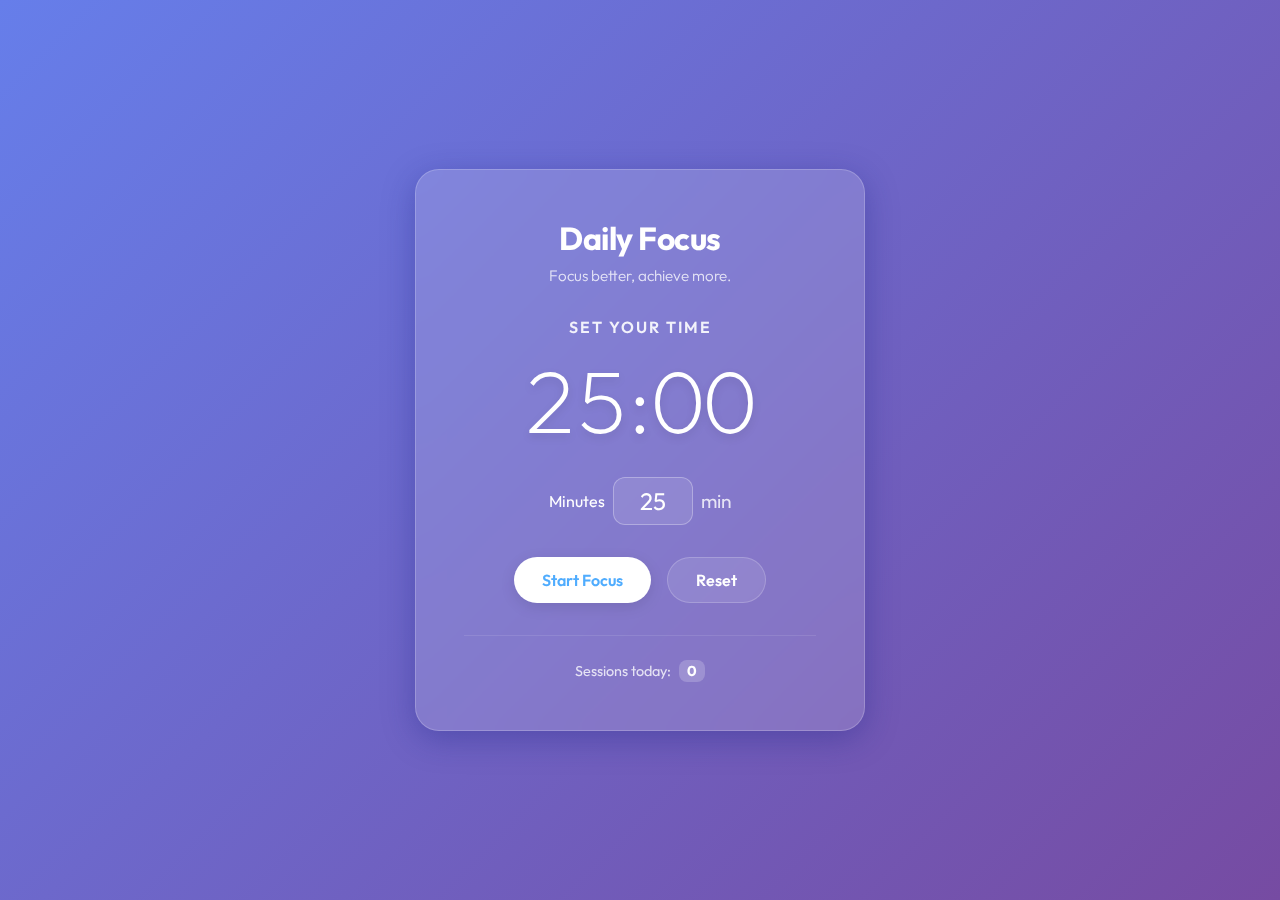
<file: index.html>
<!DOCTYPE html>
<html lang="en">
<head>
    <meta charset="UTF-8">
    <meta name="viewport" content="width=device-width, initial-scale=1.0">
    <!-- Title is important for SEO and browser tabs -->
    <title>Daily Focus Timer</title>
    <meta name="description" content="A simple, aesthetic focus timer to track your daily deep work sessions.">

    <!-- Google Fonts: Outfit for a modern, clean look -->
    <link rel="preconnect" href="https://fonts.googleapis.com">
    <link rel="preconnect" href="https://fonts.gstatic.com" crossorigin>
    <link href="https://fonts.googleapis.com/css2?family=Outfit:wght@300;400;500;700&display=swap" rel="stylesheet">

    <!-- Main Stylesheet -->
    <link rel="stylesheet" href="style.css">
</head>
<body>
    
    <!-- Main Application Wrapper -->
    <div class="app-background">
        <div class="glass-container">
            <header>
                <h1>Daily Focus</h1>
                <p class="subtitle">Focus better, achieve more.</p>
            </header>

            <main>
                <!-- Timer Display Section -->
                <div class="timer-section">
                    <div id="status-message" class="status-message">Set your time</div>
                    <div id="timer-display" class="timer-display">25:00</div>
                </div>

                <!-- Input Section -->
                <div class="input-section" id="input-section">
                    <label for="minutes-input" class="sr-only">Minutes</label>
                    <input type="number" id="minutes-input" value="25" min="1" max="120" aria-label="Minutes to focus">
                    <span class="unit-label">min</span>
                </div>

                <!-- Control Buttons -->
                <div class="controls">
                    <button id="start-btn" class="btn btn-primary">Start Focus</button>
                    <button id="reset-btn" class="btn btn-secondary">Reset</button>
                </div>
            </main>

            <footer>
                <div class="daily-stats">
                    <span>Sessions today:</span>
                    <span id="session-count" class="highlight">0</span>
                </div>
            </footer>
        </div>
    </div>

    <!-- Main Logic -->
    <script src="script.js"></script>
</body>
</html>
</file>
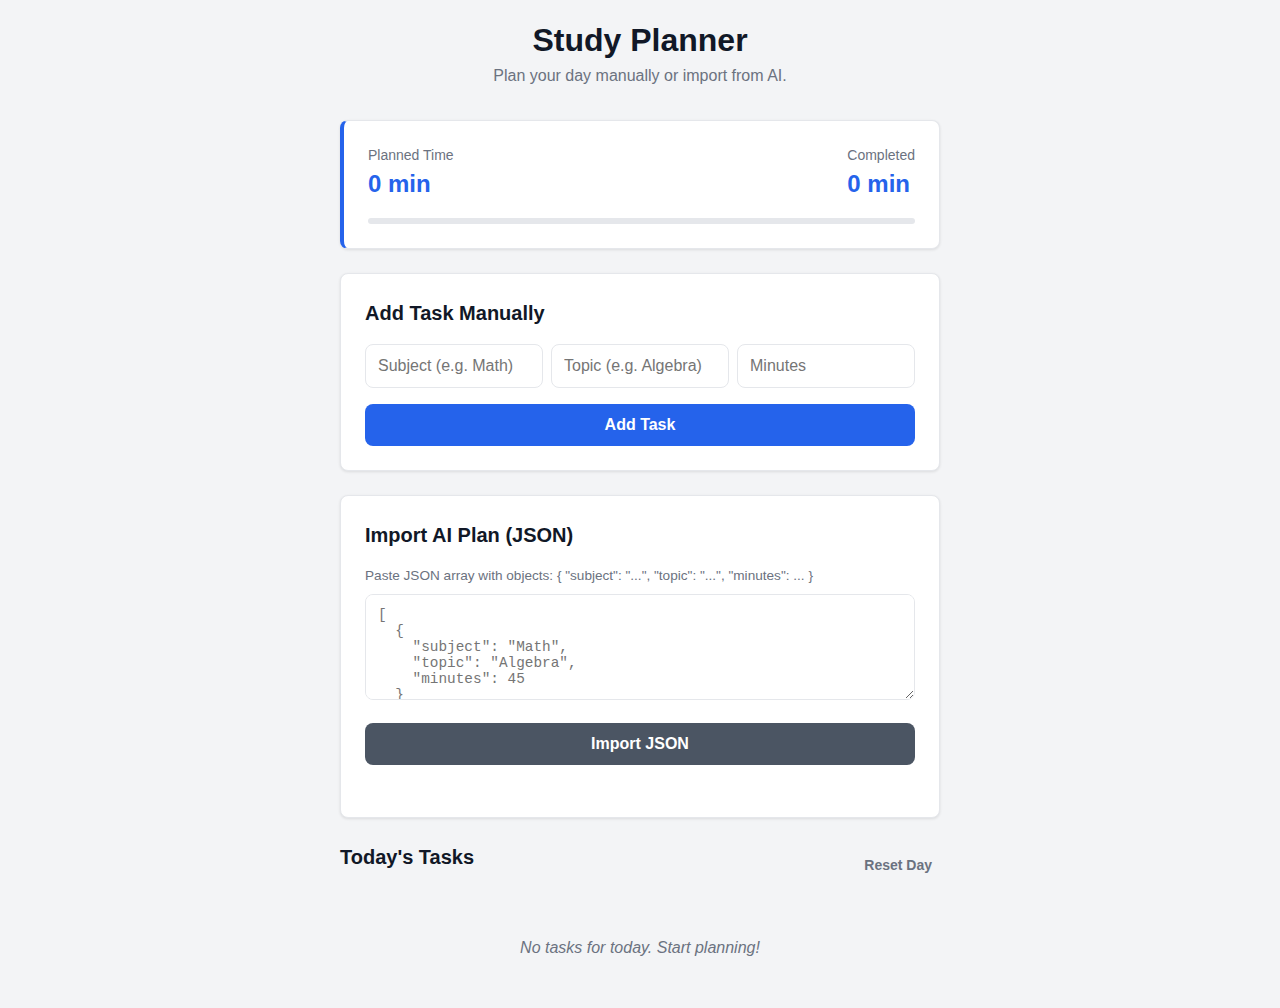
<file: study-planner/index.html>
<!DOCTYPE html>
<html lang="en">

<head>
    <meta charset="UTF-8">
    <meta name="viewport" content="width=device-width, initial-scale=1.0">
    <title>Study Planner with AI Import</title>
    <!-- Main Stylesheet -->
    <link rel="stylesheet" href="style.css">
</head>

<body>

    <div class="container">
        <!-- Header Section -->
        <header>
            <h1>Study Planner</h1>
            <p>Plan your day manually or import from AI.</p>
        </header>

        <!-- Stats Section -->
        <section class="stats-card">
            <div class="stat-item">
                <span class="stat-label">Planned Time</span>
                <span class="stat-value" id="stats-total">0 min</span>
            </div>
            <div class="stat-item">
                <span class="stat-label">Completed</span>
                <span class="stat-value" id="stats-completed">0 min</span>
            </div>
            <div class="progress-bar-container">
                <div class="progress-bar" id="progress-bar"></div>
            </div>
        </section>

        <!-- Manual Entry Section -->
        <section class="card">
            <h2>Add Task Manually</h2>
            <div class="input-group">
                <input type="text" id="subject-input" placeholder="Subject (e.g. Math)">
                <input type="text" id="topic-input" placeholder="Topic (e.g. Algebra)">
                <input type="number" id="time-input" placeholder="Minutes" min="1">
            </div>
            <button id="add-task-btn" class="btn btn-primary">Add Task</button>
        </section>

        <!-- AI Import Section -->
        <section class="card">
            <h2>Import AI Plan (JSON)</h2>
            <p class="instruction">Paste JSON array with objects: { "subject": "...", "topic": "...", "minutes": ... }
            </p>
            <textarea id="json-input" rows="5" placeholder='[
  {
    "subject": "Math",
    "topic": "Algebra",
    "minutes": 45
  }
]'></textarea>
            <button id="import-btn" class="btn btn-secondary">Import JSON</button>
            <div id="import-error" class="error-msg"></div>
        </section>

        <!-- Task List Section -->
        <section class="task-section">
            <div class="section-header">
                <h2>Today's Tasks</h2>
                <button id="clear-all-btn" class="btn btn-text">Reset Day</button>
            </div>
            <div id="task-list" class="task-list">
                <!-- Tasks will be injected here by JS -->
                <div class="empty-state">No tasks added yet.</div>
            </div>
        </section>
    </div>

    <!-- Application Logic -->
    <script src="script.js"></script>
</body>

</html>
</file>
<file: style.css>
/* 
  Daily Focus Timer - Styles
  Uses a modern, glassmorphism aesthetic with a vibrant gradient background.
*/

:root {
  /* Color Palette */
  --bg-gradient-start: #4facfe;
  --bg-gradient-end: #00f2fe;
  --glass-bg: rgba(255, 255, 255, 0.15);
  --glass-border: rgba(255, 255, 255, 0.2);
  --text-primary: #ffffff;
  --text-secondary: rgba(255, 255, 255, 0.8);
  --btn-primary-bg: #ffffff;
  --btn-primary-text: #4facfe;
  --btn-secondary-bg: rgba(255, 255, 255, 0.1);
  --btn-secondary-hover: rgba(255, 255, 255, 0.2);
  
  /* Spacing & Layout */
  --card-padding: 3rem;
  --border-radius: 24px;
}

/* Reset & Base Styles */
* {
  box-sizing: border-box;
  margin: 0;
  padding: 0;
}

body {
  font-family: 'Outfit', sans-serif;
  height: 100vh;
  width: 100vw;
  overflow: hidden; /* Prevent scrolling on small timers */
  background: linear-gradient(135deg, #667eea 0%, #764ba2 100%);
  display: flex;
  align-items: center;
  justify-content: center;
  color: var(--text-primary);
}

/* Background Wrapper */
.app-background {
  width: 100%;
  height: 100%;
  display: flex;
  align-items: center;
  justify-content: center;
  padding: 1rem;
}

/* Glassmorphism Card */
.glass-container {
  background: var(--glass-bg);
  backdrop-filter: blur(12px);
  -webkit-backdrop-filter: blur(12px);
  border: 1px solid var(--glass-border);
  border-radius: var(--border-radius);
  padding: var(--card-padding);
  width: 100%;
  max-width: 450px;
  text-align: center;
  box-shadow: 0 8px 32px 0 rgba(31, 38, 135, 0.37);
  animation: fadeIn 0.8s ease-out;
}

@keyframes fadeIn {
  from { opacity: 0; transform: translateY(20px); }
  to { opacity: 1; transform: translateY(0); }
}

/* Header */
header h1 {
  font-weight: 700;
  font-size: 2rem;
  margin-bottom: 0.5rem;
  letter-spacing: -0.5px;
}

.subtitle {
  font-size: 0.95rem;
  color: var(--text-secondary);
  font-weight: 300;
  margin-bottom: 2rem;
}

/* Timer Display */
.timer-section {
  margin-bottom: 2rem;
}

.status-message {
  font-size: 1rem;
  text-transform: uppercase;
  letter-spacing: 2px;
  margin-bottom: 0.5rem;
  font-weight: 600;
  opacity: 0.9;
  min-height: 1.5rem; /* Reserve space */
}

.timer-display {
  font-size: 5.5rem;
  font-weight: 200;
  line-height: 1;
  font-feature-settings: "tnum"; 
  font-variant-numeric: tabular-nums; /* Monospaced numbers prevent jitter */
  margin: 1rem 0;
  text-shadow: 0 4px 10px rgba(0,0,0,0.1);
}

/* Input Section */
.input-section {
  display: flex;
  align-items: center;
  justify-content: center;
  margin-bottom: 2rem;
  gap: 0.5rem;
}

#minutes-input {
  background: rgba(255, 255, 255, 0.1);
  border: 1px solid rgba(255, 255, 255, 0.3);
  border-radius: 12px;
  color: white;
  font-size: 1.5rem;
  padding: 0.5rem;
  width: 80px;
  text-align: center;
  font-family: 'Outfit', sans-serif;
  outline: none;
  transition: all 0.3s ease;
}

#minutes-input:focus {
  background: rgba(255, 255, 255, 0.2);
  border-color: rgba(255, 255, 255, 0.8);
}

/* Chrome, Safari, Edge, Opera - Remove arrows from number input */
input::-webkit-outer-spin-button,
input::-webkit-inner-spin-button {
  -webkit-appearance: none;
  margin: 0;
}
input[type=number] {
  -moz-appearance: textfield;
}

.unit-label {
  font-size: 1.2rem;
  color: var(--text-secondary);
}

/* Controls */
.controls {
  display: flex;
  gap: 1rem;
  justify-content: center;
  margin-bottom: 2rem;
}

.btn {
  border: none;
  padding: 12px 28px;
  border-radius: 50px;
  font-size: 1rem;
  font-weight: 600;
  cursor: pointer;
  transition: transform 0.2s, box-shadow 0.2s;
  font-family: 'Outfit', sans-serif;
}

.btn:active {
  transform: scale(0.95);
}

.btn-primary {
  background: var(--btn-primary-bg);
  color: var(--btn-primary-text);
  box-shadow: 0 4px 15px rgba(0, 0, 0, 0.1);
}

.btn-primary:hover {
  transform: translateY(-2px);
  box-shadow: 0 8px 20px rgba(0, 0, 0, 0.2);
}

.btn-secondary {
  background: var(--btn-secondary-bg);
  color: white;
  border: 1px solid rgba(255,255,255,0.2);
}

.btn-secondary:hover {
  background: var(--btn-secondary-hover);
}

/* Footer Stats */
footer {
  border-top: 1px solid rgba(255, 255, 255, 0.1);
  padding-top: 1.5rem;
}

.daily-stats {
  font-size: 0.9rem;
  color: var(--text-secondary);
  display: flex;
  align-items: center;
  justify-content: center;
  gap: 0.5rem;
}

.highlight {
  font-weight: 700;
  color: white;
  background: rgba(255, 255, 255, 0.2);
  padding: 2px 8px;
  border-radius: 8px;
}

/* Responsive */
@media (max-width: 480px) {
  .timer-display {
    font-size: 4rem;
  }
  
  .glass-container {
    padding: 2rem;
  }
}
</file>
<file: study-planner/style.css>
/* 
  Study Planner - Clean, Distraction-Free CSS 
  No external fonts or assets used.
*/

:root {
    --primary-color: #2563eb;
    --primary-hover: #1d4ed8;
    --secondary-color: #4b5563;
    --background-color: #f3f4f6;
    --surface-color: #ffffff;
    --text-main: #111827;
    --text-muted: #6b7280;
    --border-color: #e5e7eb;
    --success-color: #10b981;
    --error-color: #ef4444;
    --radius: 8px;
    --shadow: 0 1px 3px rgba(0, 0, 0, 0.1);
}

* {
    box-sizing: border-box;
    margin: 0;
    padding: 0;
}

body {
    font-family: -apple-system, BlinkMacSystemFont, "Segoe UI", Roboto, Helvetica, Arial, sans-serif;
    background-color: var(--background-color);
    color: var(--text-main);
    line-height: 1.5;
    padding: 1rem;
}

.container {
    max-width: 600px;
    margin: 0 auto;
}

/* Header */
header {
    text-align: center;
    margin-bottom: 2rem;
}

header h1 {
    font-size: 2rem;
    font-weight: 700;
    color: var(--text-main);
}

header p {
    color: var(--text-muted);
}

/* Common Card Styles */
.card,
.stats-card {
    background: var(--surface-color);
    border-radius: var(--radius);
    padding: 1.5rem;
    box-shadow: var(--shadow);
    margin-bottom: 1.5rem;
    border: 1px solid var(--border-color);
}

h2 {
    font-size: 1.25rem;
    margin-bottom: 1rem;
    font-weight: 600;
}

/* Stats Section */
.stats-card {
    display: flex;
    flex-wrap: wrap;
    justify-content: space-between;
    align-items: center;
    border-left: 4px solid var(--primary-color);
}

.stat-item {
    display: flex;
    flex-direction: column;
}

.stat-label {
    font-size: 0.875rem;
    color: var(--text-muted);
}

.stat-value {
    font-size: 1.5rem;
    font-weight: 700;
    color: var(--primary-color);
}

.progress-bar-container {
    width: 100%;
    height: 6px;
    background-color: var(--border-color);
    border-radius: 99px;
    margin-top: 1rem;
    overflow: hidden;
}

.progress-bar {
    height: 100%;
    background-color: var(--primary-color);
    width: 0%;
    transition: width 0.3s ease;
}

/* Form Inputs */
.input-group {
    display: flex;
    gap: 0.5rem;
    margin-bottom: 1rem;
    flex-wrap: wrap;
}

input[type="text"],
input[type="number"],
textarea {
    width: 100%;
    padding: 0.75rem;
    border: 1px solid var(--border-color);
    border-radius: var(--radius);
    font-family: inherit;
    font-size: 1rem;
}

.input-group input {
    flex: 1;
    min-width: 120px;
}

textarea {
    resize: vertical;
    font-family: monospace;
    font-size: 0.9rem;
    margin-bottom: 1rem;
}

.instruction {
    font-size: 0.85rem;
    color: var(--text-muted);
    margin-bottom: 0.5rem;
}

/* Buttons */
.btn {
    display: inline-block;
    padding: 0.75rem 1.5rem;
    border: none;
    border-radius: var(--radius);
    font-weight: 600;
    cursor: pointer;
    font-size: 1rem;
    width: 100%;
    transition: background-color 0.2s;
}

.btn-primary {
    background-color: var(--primary-color);
    color: white;
}

.btn-primary:hover {
    background-color: var(--primary-hover);
}

.btn-secondary {
    background-color: var(--secondary-color);
    color: white;
}

.btn-secondary:hover {
    background-color: #374151;
}

.btn-text {
    background: transparent;
    color: var(--text-muted);
    width: auto;
    padding: 0.5rem;
    font-size: 0.875rem;
}

.btn-text:hover {
    color: var(--error-color);
}

/* Task List */
.section-header {
    display: flex;
    justify-content: space-between;
    align-items: center;
    margin-bottom: 1rem;
}

.task-list {
    display: flex;
    flex-direction: column;
    gap: 0.75rem;
}

.task-item {
    background: var(--surface-color);
    padding: 1rem;
    border-radius: var(--radius);
    border: 1px solid var(--border-color);
    display: flex;
    align-items: center;
    justify-content: space-between;
    transition: all 0.2s ease;
}

.task-item.completed {
    background-color: #f9fafb;
    border-color: transparent;
}

.task-item.completed .task-info {
    opacity: 0.5;
    text-decoration: line-through;
}

.task-left {
    display: flex;
    align-items: center;
    gap: 1rem;
    flex: 1;
}

.task-checkbox {
    width: 1.25rem;
    height: 1.25rem;
    cursor: pointer;
}

.task-info h3 {
    font-size: 1rem;
    font-weight: 600;
    margin-bottom: 0.1rem;
}

.task-info p {
    font-size: 0.875rem;
    color: var(--text-muted);
}

.task-time {
    font-weight: 700;
    font-size: 0.9rem;
    color: var(--primary-color);
    white-space: nowrap;
}

.empty-state {
    text-align: center;
    padding: 2rem;
    color: var(--text-muted);
    font-style: italic;
}

.error-msg {
    color: var(--error-color);
    font-size: 0.875rem;
    margin-top: 0.5rem;
    min-height: 1.25rem;
}

/* Responsive */
@media (max-width: 480px) {
    .input-group {
        flex-direction: column;
    }
}
</file>
